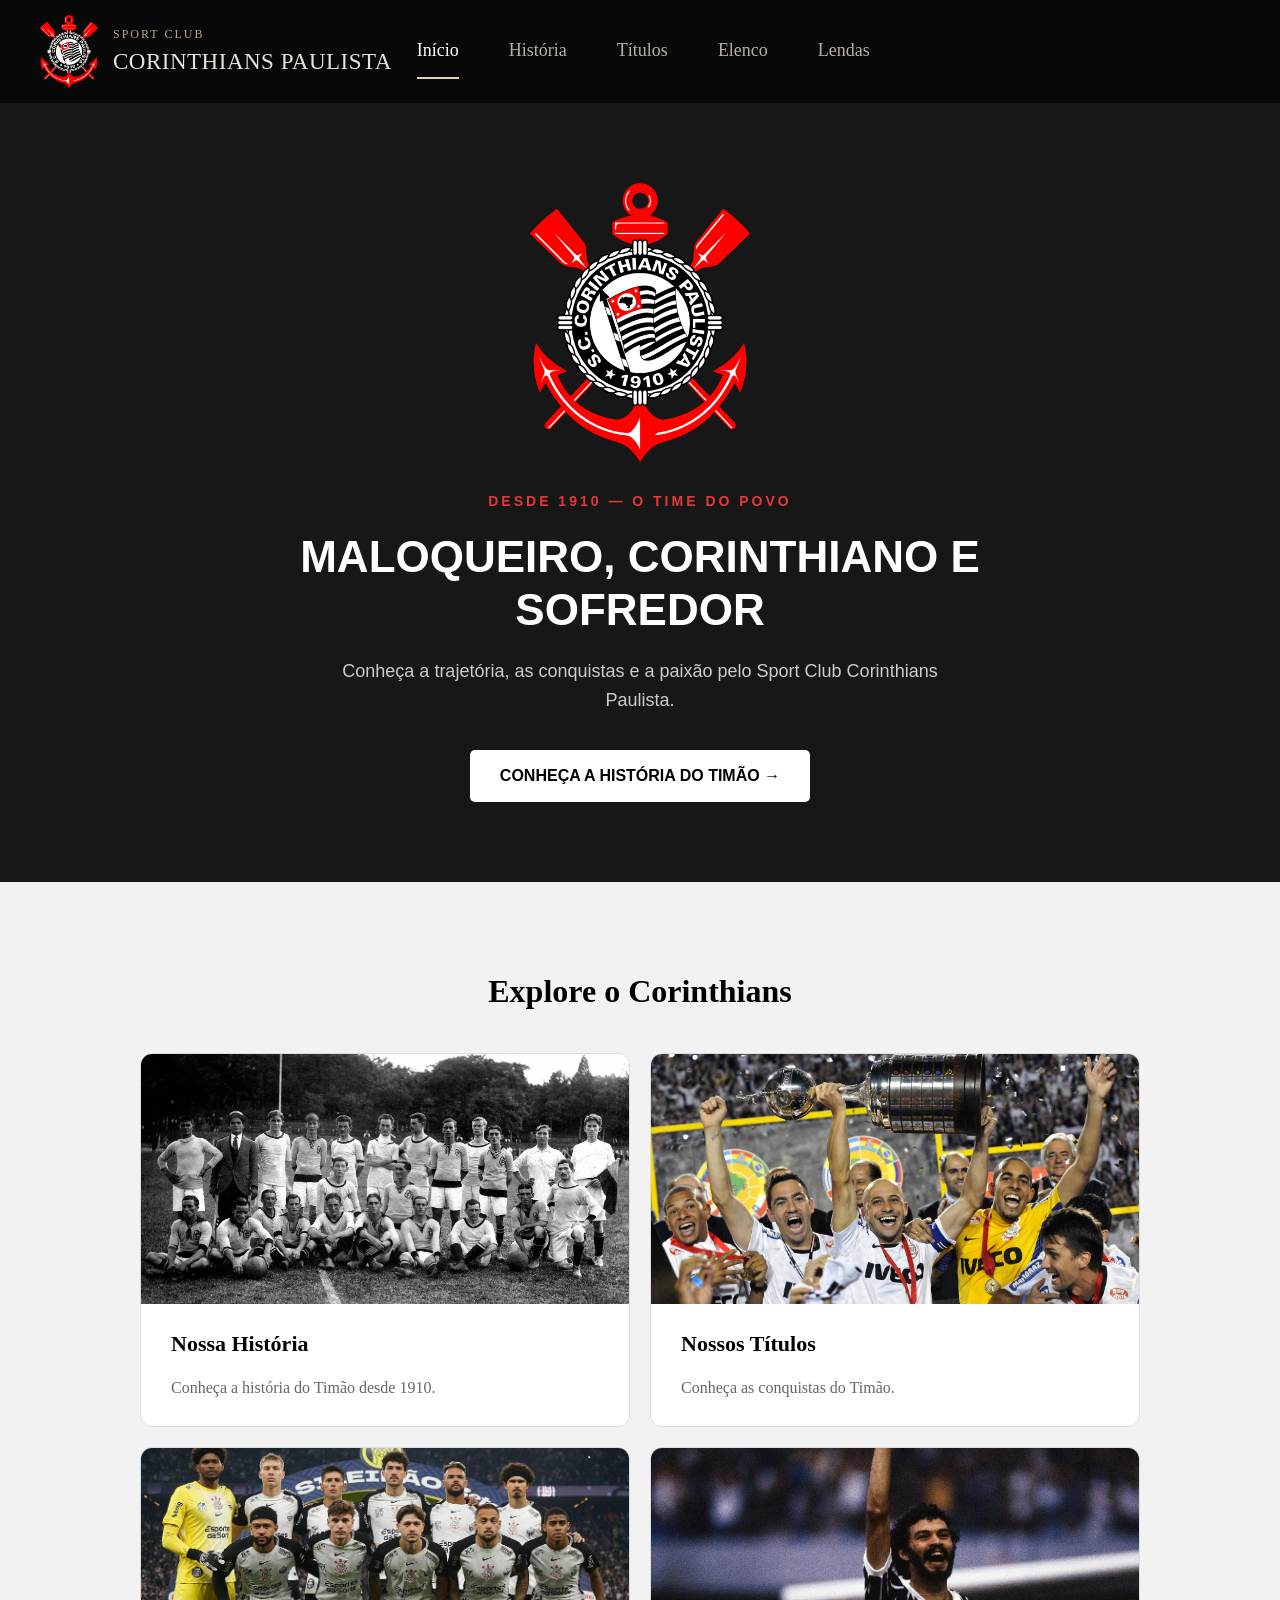
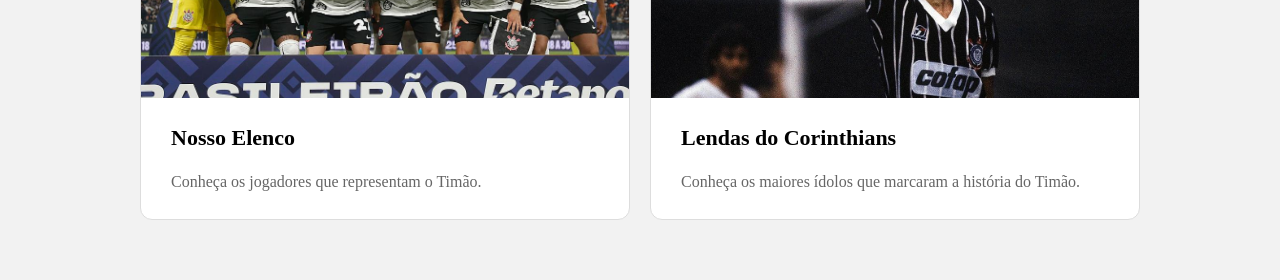
<file: index.html>
<!DOCTYPE html>
<html lang="pt-BR">
<head>
  <meta charset="UTF-8">
  <meta name="viewport" content="width=device-width, initial-scale=1.0">
  <title>Meu Corinthians</title>
  <link rel="stylesheet" href="css/style.css">
</head>

<body>

<nav class="menu-principal">

  <a href="index.html" class="menu-logo">
    <img src="img/corinthians.png"
         alt="Escudo do Corinthians">

    <span class="menu-nome">
            <small>SPORT CLUB</small>
            <span>CORINTHIANS PAULISTA</span>
        </span>
  </a>

  <div class="menu-links">
    <a href="index.html" class="ativo">Início</a>
    <a href="historia.html">História</a>
    <a href="titulos.html">Títulos</a>
    <a href="elenco.html">Elenco</a>
    <a href="lendas.html">Lendas</a>
  </div>
</nav>

<main>

  <section class="hero">

    <img src="img/corinthians.png"
         alt="Escudo do Corinthians"
         class="hero-logo">

    <p class="hero-subtitulo">
      DESDE 1910 — O TIME DO POVO
    </p>

    <h1>MALOQUEIRO, CORINTHIANO E SOFREDOR</h1>

    <p class="hero-descricao">
      Conheça a trajetória, as conquistas e
      a paixão pelo Sport Club Corinthians Paulista.
    </p>

    <a href="historia.html" class="hero-botao">
      CONHEÇA A HISTÓRIA DO TIMÃO →
    </a>

  </section>

  <section class="cards">

    <h2>Explore o Corinthians</h2>

    <div class="cards-grid">
    <a href="historia.html" class="card">

      <img src="img/historia.jpeg"
           alt="Fotografia histórica do Corinthians"
           class="card-imagem"
           loading="lazy">

      <div class="card-conteudo">
        <h3>Nossa História</h3>
        <p>Conheça a história do Timão desde 1910.</p>
      </div>
    </a>

    <a href="titulos.html" class="card">

      <img src="img/titulos.jpg"
           alt="Conquista do Corinthians"
           class="card-imagem"
           loading="lazy">

      <div class="card-conteudo">
        <h3>Nossos Títulos</h3>
        <p>Conheça as conquistas do Timão.</p>
      </div>
    </a>

    <a href="elenco.html" class="card">

      <img src="img/elenco.jpg"
           alt="Elenco 2026 do Corinthians"
           class="card-imagem"
           loading="lazy">

      <div class="card-conteudo">
        <h3>Nosso Elenco</h3>
        <p>Conheça os jogadores que representam o Timão.</p>
      </div>
    </a>

    <a href="lendas.html" class="card">

      <img src="img/lendas.jpg"
           alt="Socrátes lenda do Corinthians"
           class="card-imagem"
           loading="lazy">

      <div class="card-conteudo">
        <h3>Lendas do Corinthians</h3>
        <p>Conheça os maiores ídolos que marcaram a história do Timão.</p>
      </div>
    </a>

    </div>

  </section>
</main>
</file>
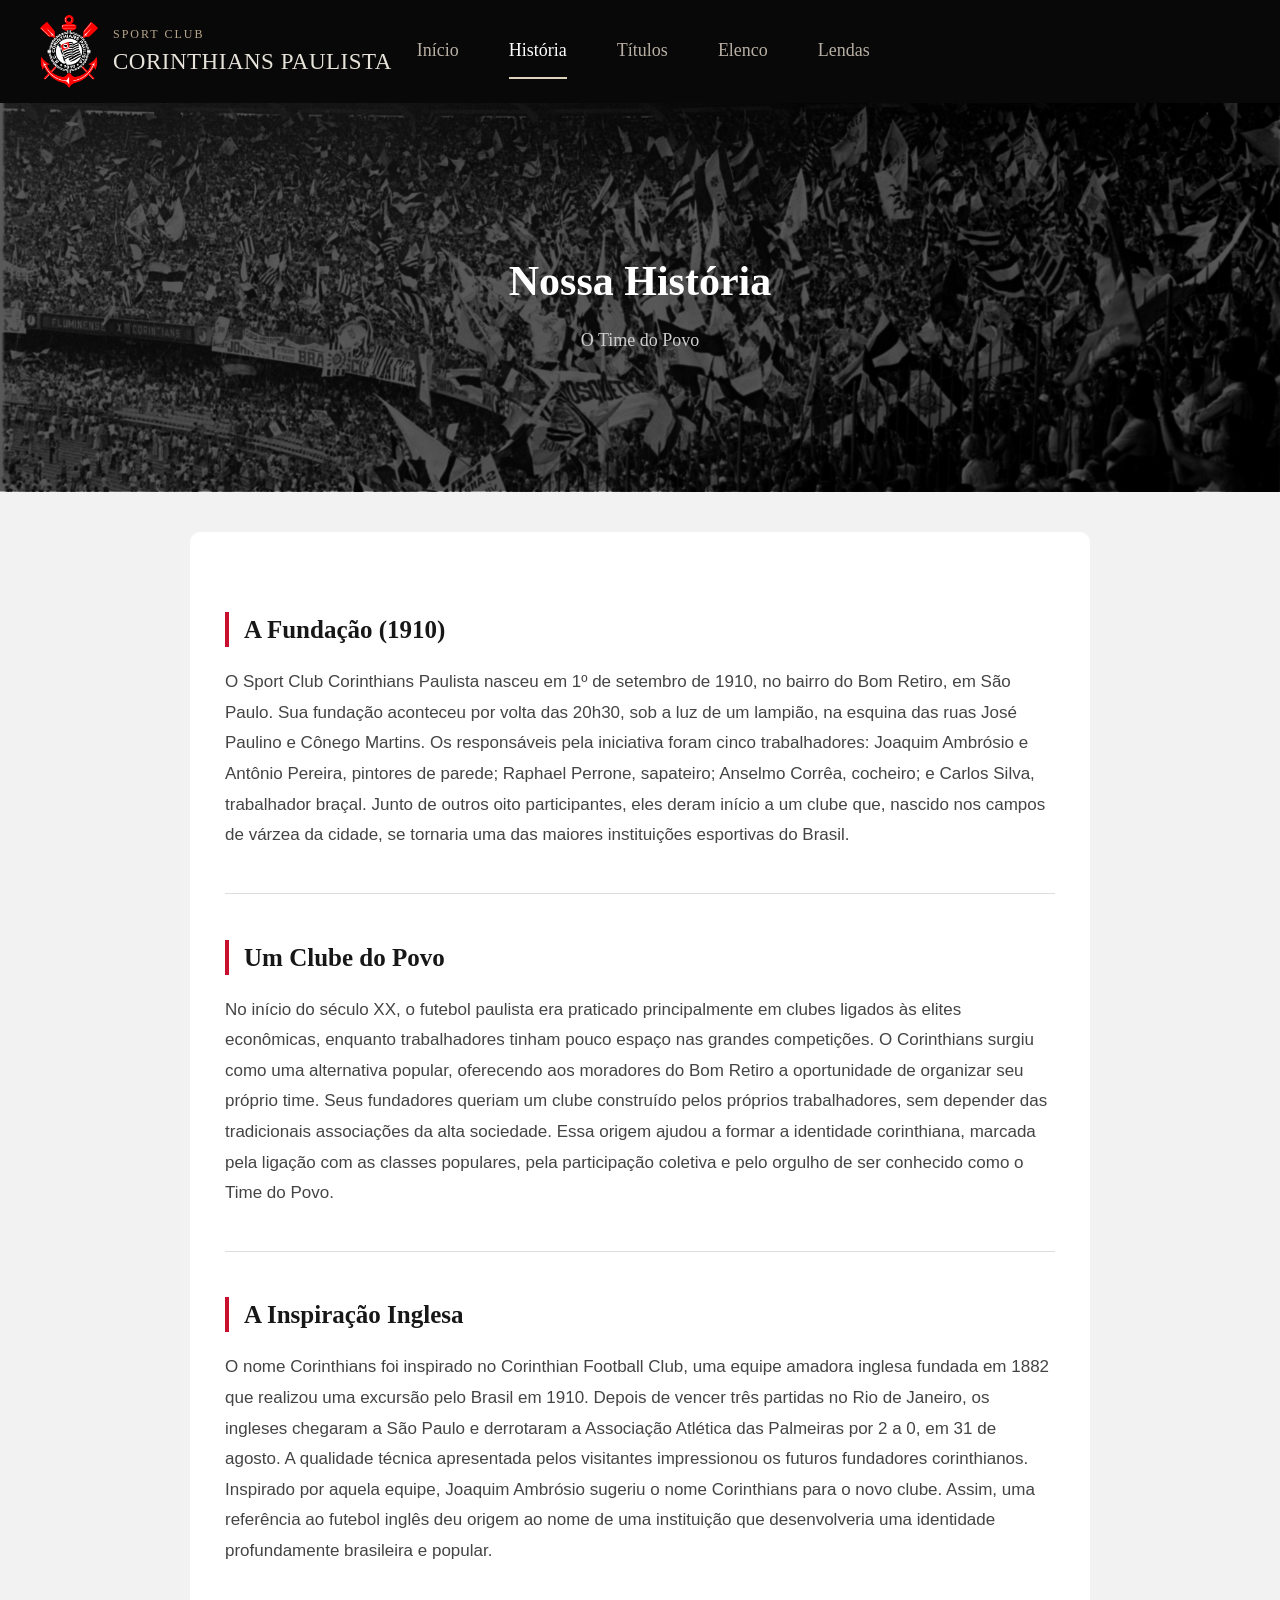
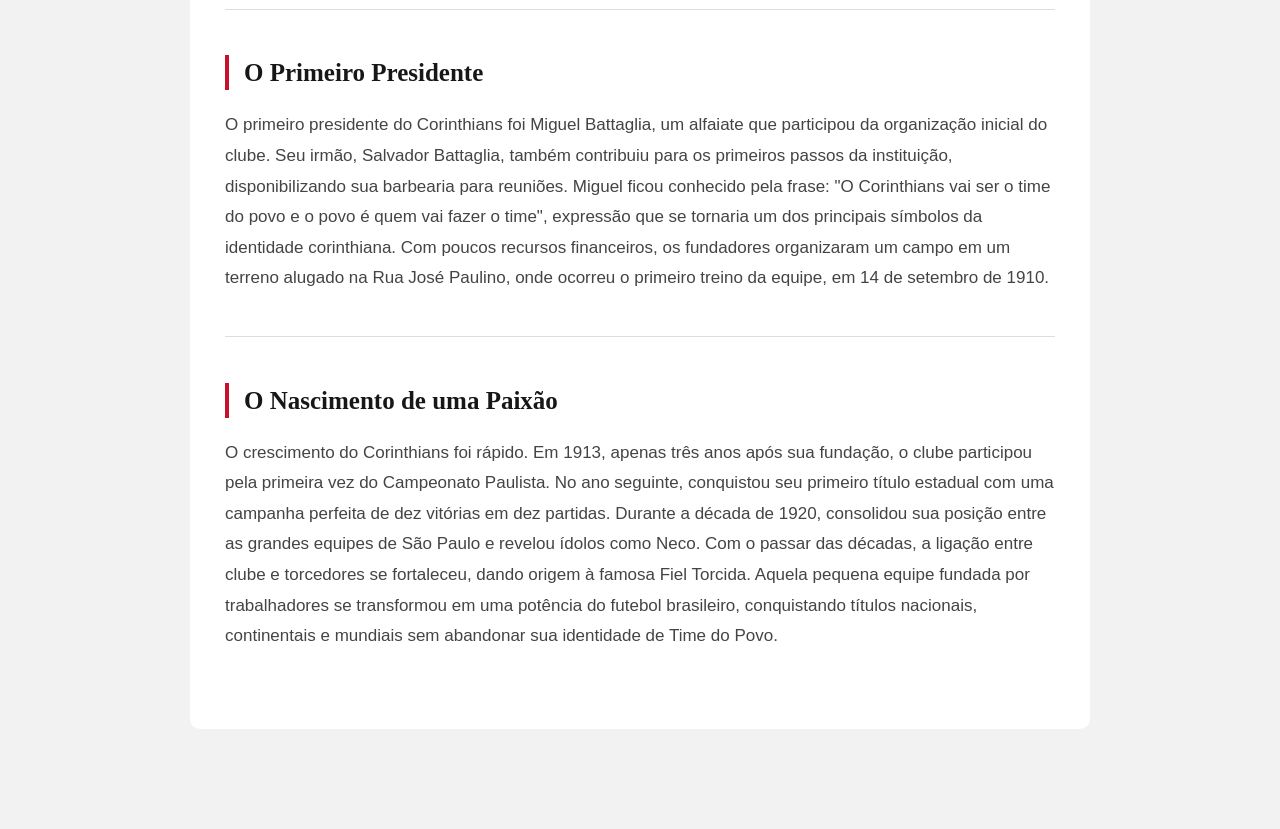
<file: historia.html>
<!DOCTYPE html>
<html lang="pt-BR">

<head>
  <meta charset="UTF-8">
  <meta name="viewport" content="width=device-width, initial-scale=1.0">
  <title>História | Corinthians</title>
  <link rel="stylesheet" href="css/style.css">
</head>

<body>

<!-- Menu de navegação -->
<nav class="menu-principal">

  <a href="index.html" class="menu-logo">
    <img src="img/corinthians.png"
         alt="Escudo do Corinthians">

    <span class="menu-nome">
            <small>SPORT CLUB</small>
            <span>CORINTHIANS PAULISTA</span>
        </span>
  </a>

  <div class="menu-links">
    <a href="index.html">Início</a>
    <a href="historia.html" class="ativo">História</a>
    <a href="titulos.html">Títulos</a>
    <a href="elenco.html">Elenco</a>
    <a href="lendas.html">Lendas</a>
  </div>
</nav>

<!-- Conteúdo principal -->
<main class="historia">

  <!-- Cabeçalho -->
  <header class="historia-header">
    <h1>Nossa História</h1>
    <p>O Time do Povo</p>
  </header>

  <!-- Seções históricas -->
  <div class="historia-conteudo">

    <section>
      <h2>A Fundação (1910)</h2>

      <p>O Sport Club Corinthians Paulista nasceu em 1º de setembro
        de 1910, no bairro do Bom Retiro, em São Paulo. Sua fundação
        aconteceu por volta das 20h30, sob a luz de um lampião,
        na esquina das ruas José Paulino e Cônego Martins.
        Os responsáveis pela iniciativa foram cinco trabalhadores:
        Joaquim Ambrósio e Antônio Pereira, pintores de parede;
        Raphael Perrone, sapateiro; Anselmo Corrêa, cocheiro;
        e Carlos Silva, trabalhador braçal. Junto de outros oito
        participantes, eles deram início a um clube que,
        nascido nos campos de várzea da cidade, se tornaria
        uma das maiores instituições esportivas do Brasil.</p>
    </section>

    <section>
      <h2>Um Clube do Povo</h2>

      <p>No início do século XX, o futebol paulista era praticado
        principalmente em clubes ligados às elites econômicas,
        enquanto trabalhadores tinham pouco espaço nas grandes
        competições. O Corinthians surgiu como uma alternativa
        popular, oferecendo aos moradores do Bom Retiro a
        oportunidade de organizar seu próprio time. Seus
        fundadores queriam um clube construído pelos próprios
        trabalhadores, sem depender das tradicionais associações
        da alta sociedade. Essa origem ajudou a formar a
        identidade corinthiana, marcada pela ligação com
        as classes populares, pela participação coletiva e
        pelo orgulho de ser conhecido como o Time do Povo.</p>
    </section>

    <section>
      <h2>A Inspiração Inglesa</h2>

      <p>O nome Corinthians foi inspirado no Corinthian Football
        Club, uma equipe amadora inglesa fundada em 1882 que
        realizou uma excursão pelo Brasil em 1910. Depois de
        vencer três partidas no Rio de Janeiro, os ingleses
        chegaram a São Paulo e derrotaram a Associação Atlética
        das Palmeiras por 2 a 0, em 31 de agosto. A qualidade
        técnica apresentada pelos visitantes impressionou os
        futuros fundadores corinthianos. Inspirado por aquela
        equipe, Joaquim Ambrósio sugeriu o nome Corinthians
        para o novo clube. Assim, uma referência ao futebol
        inglês deu origem ao nome de uma instituição que
        desenvolveria uma identidade profundamente brasileira
        e popular.</p>
    </section>

    <section>
      <h2>O Primeiro Presidente</h2>

      <p>O primeiro presidente do Corinthians foi Miguel Battaglia,
        um alfaiate que participou da organização inicial do
        clube. Seu irmão, Salvador Battaglia, também contribuiu
        para os primeiros passos da instituição, disponibilizando
        sua barbearia para reuniões. Miguel ficou conhecido
        pela frase: "O Corinthians vai ser o time do povo e o
        povo é quem vai fazer o time", expressão que se tornaria
        um dos principais símbolos da identidade corinthiana.
        Com poucos recursos financeiros, os fundadores
        organizaram um campo em um terreno alugado na Rua
        José Paulino, onde ocorreu o primeiro treino da equipe,
        em 14 de setembro de 1910.</p>
    </section>

    <section>
      <h2>O Nascimento de uma Paixão</h2>

      <p>O crescimento do Corinthians foi rápido. Em 1913, apenas
        três anos após sua fundação, o clube participou pela
        primeira vez do Campeonato Paulista. No ano seguinte,
        conquistou seu primeiro título estadual com uma
        campanha perfeita de dez vitórias em dez partidas.
        Durante a década de 1920, consolidou sua posição
        entre as grandes equipes de São Paulo e revelou
        ídolos como Neco. Com o passar das décadas, a
        ligação entre clube e torcedores se fortaleceu,
        dando origem à famosa Fiel Torcida. Aquela pequena
        equipe fundada por trabalhadores se transformou
        em uma potência do futebol brasileiro, conquistando
        títulos nacionais, continentais e mundiais sem
        abandonar sua identidade de Time do Povo.</p>
    </section>

  </div>

</main>

</body>
</html>
</file>
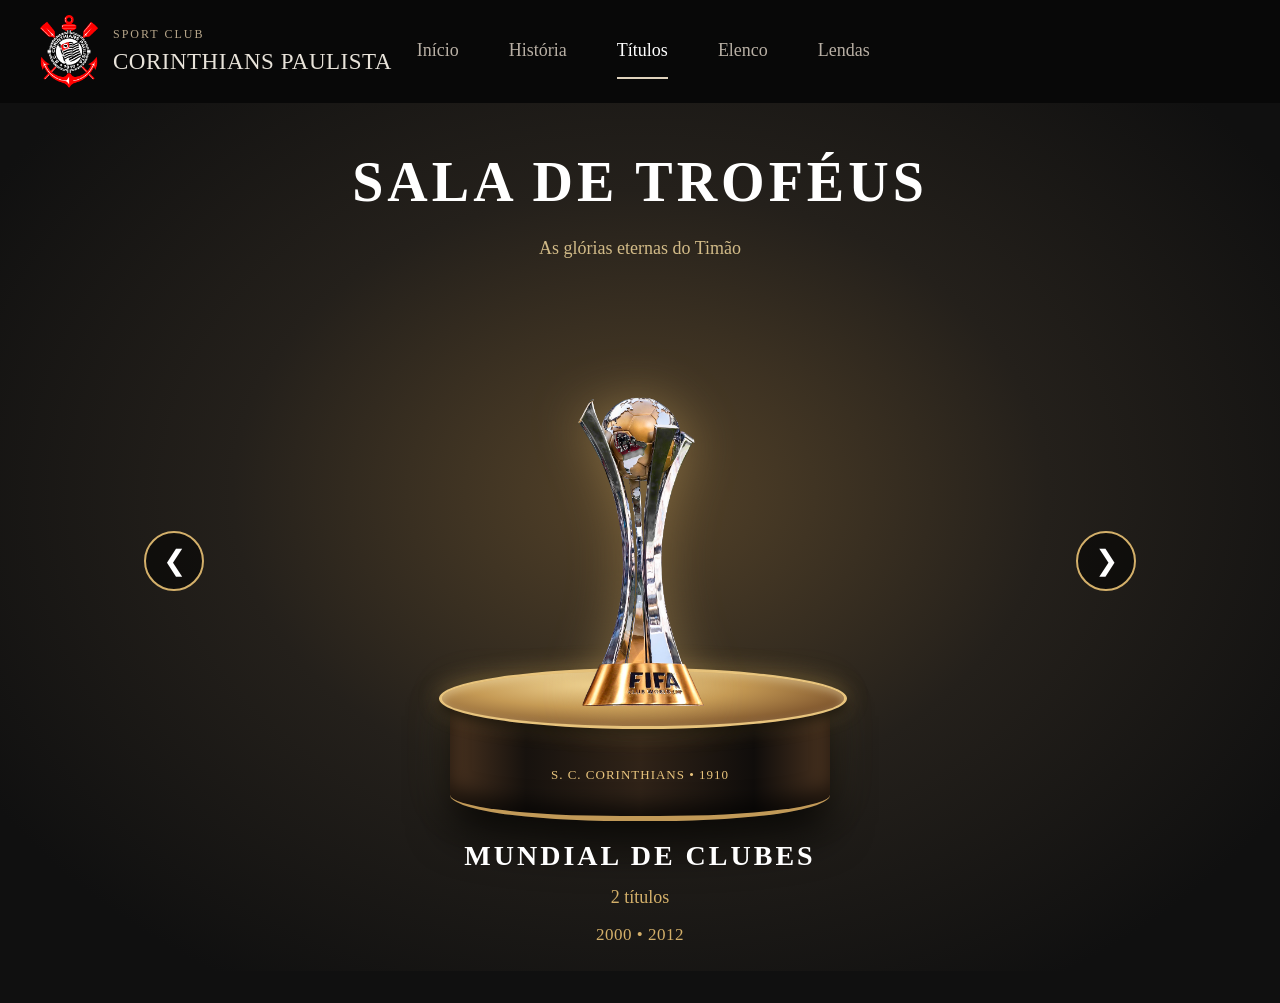
<file: titulos.html>
<!DOCTYPE html>
<html lang="pt-BR">

<head>
  <meta charset="UTF-8">
  <meta name="viewport"
        content="width=device-width, initial-scale=1.0">

  <title>Sala de Troféus | Corinthians</title>

  <link rel="stylesheet" href="css/style.css">
  <link rel="stylesheet" href="css/trofeus.css">
</head>

<body>

<!-- MENU DE NAVEGACAO -->

<nav class="menu-principal">

  <a href="index.html" class="menu-logo">
    <img src="img/corinthians.png"
         alt="Escudo do Corinthians">

    <span class="menu-nome">
                <small>SPORT CLUB</small>
                <span>CORINTHIANS PAULISTA</span>
            </span>
  </a>

  <div class="menu-links">
    <a href="index.html">Início</a>
    <a href="historia.html">História</a>
    <a href="titulos.html" class="ativo">Títulos</a>
    <a href="elenco.html">Elenco</a>
    <a href="lendas.html">Lendas</a>

  </div>

</nav>

<!-- SALA DE TROFEUS -->

<main class="sala-trofeus">

  <div class="sala-ambiente">

    <header class="sala-titulo">
      <h1>Sala de Troféus</h1>
      <p>As glórias eternas do Timão</p>
    </header>

    <div class="sala-palco">
      <button class="seta seta-esquerda" id="anterior"
              type="button" aria-label="Troféu anterior">
        &#10094;
      </button>

      <button class="seta seta-direita" id="proximo"
              type="button" aria-label="Próximo troféu">
        &#10095;
      </button>

      <div class="trofeu-vitrine">
        <img src="img/trofeus/mundial.png"
             alt="Troféu do Mundial de Clubes"
             class="trofeu-imagem"
             id="imagem-trofeu">
      </div>

      <div class="trofeu-pedestal"></div>
      <div class="trofeu-info">
        <h2 id="trofeu-nome">Mundial de Clubes</h2>
        <p id="trofeu-quantidade">2 títulos</p>
        <p id="trofeu-anos">2000 • 2012</p>
      </div>

    </div>

  </div>

</main>
<script src="js/trofeus.js"></script>
</body>
</html>
</file>
<file: css/style.css>
/*! HTML5 Boilerplate v9.0.1 | MIT License | https://html5boilerplate.com/ */

/* main.css 3.0.0 | MIT License | https://github.com/h5bp/main.css#readme */
/*
 * What follows is the result of much research on cross-browser styling.
 * Credit left inline and big thanks to Nicolas Gallagher, Jonathan Neal,
 * Kroc Camen, and the H5BP dev community and team.
 */

/* ==========================================================================
   Base styles: opinionated defaults
   ========================================================================== */

html {
  color: #222;
  font-size: 1em;
  line-height: 1.4;
}

/*
 * Remove text-shadow in selection highlight:
 * https://twitter.com/miketaylr/status/12228805301
 *
 * Customize the background color to match your design.
 */

::-moz-selection {
  background: #b3d4fc;
  text-shadow: none;
}

::selection {
  background: #b3d4fc;
  text-shadow: none;
}

/*
 * A better looking default horizontal rule
 */

hr {
  display: block;
  height: 1px;
  border: 0;
  border-top: 1px solid #ccc;
  margin: 1em 0;
  padding: 0;
}

/*
 * Remove the gap between audio, canvas, iframes,
 * images, videos and the bottom of their containers:
 * https://github.com/h5bp/html5-boilerplate/issues/440
 */

audio,
canvas,
iframe,
img,
svg,
video {
  vertical-align: middle;
}

/*
 * Remove default fieldset styles.
 */

fieldset {
  border: 0;
  margin: 0;
  padding: 0;
}

/*
 * Allow only vertical resizing of textareas.
 */

textarea {
  resize: vertical;
}

/* ==========================================================================
   Author's custom styles
   ========================================================================== */
body {
  margin: 0;
  font-family: Arial, sans-serif;
  background-color: white;
  color: black;
}

/* Barra de navegação */

.menu-principal {
  display: grid;
  grid-template-columns: 1fr auto 1fr;
  align-items: center;
  gap: 25px;

  background-color: #080808;
  padding: 15px 40px;
  min-height: 75px;
  box-sizing: border-box;
}

/* Escudo e nome do Corinthians */

.menu-logo {
  display: flex;
  align-items: center;
  gap: 15px;

  text-decoration: none;
  color: #e8e3da;
  white-space: nowrap;
}

.menu-logo img {
  width: 58px;
  height: auto;
}

.menu-nome {
  display: flex;
  flex-direction: column;

  font-family: Georgia, serif;
  font-size: 23px;
  letter-spacing: 0.5px;
}

.menu-nome small {
  color: #b7a68a;
  font-size: 12px;
  letter-spacing: 2px;
  margin-bottom: 3px;
}

/* Links de navegacao */

.menu-links {
  display: flex;
  align-items: center;
  justify-content: center;
  gap: 50px;
}

.menu-links a {
  color: #b8afa4;
  font-family: Georgia, serif;
  font-size: 18px;
  text-decoration: none;

  padding: 14px 0;
  border-bottom: 2px solid transparent;
  white-space: nowrap;
  transition: 0.3s;
}

/* Efeito ao passar o mouse */

.menu-links a:hover {
  color: white;
  border-bottom-color: #dfd2bd;
}

/* Pagina selecionada */

.menu-links a.ativo {
  color: white;
  border-bottom-color: #dfd2bd;
}

/* Tablets e telas menores */

@media (max-width: 1150px) {

  .menu-principal {
    grid-template-columns: 1fr;
    justify-items: center;
    padding: 20px;
  }

  .menu-links {
    flex-wrap: wrap;
    gap: 15px 30px;
  }
}

.titulo-principal {
  text-align: center;
  font-size: 36px;
  font-weight: bold;
  text-transform: uppercase;
  letter-spacing: 2px;
  margin-top: 40px;
}

/* ==========================================================================
   Helper classes
   ========================================================================== */

/*
 * Hide visually and from screen readers
 */

.hidden,
[hidden] {
  display: none !important;
}

/*
 * Hide only visually, but have it available for screen readers:
 * https://snook.ca/archives/html_and_css/hiding-content-for-accessibility
 *
 * 1. For long content, line feeds are not interpreted as spaces and small width
 *    causes content to wrap 1 word per line:
 *    https://medium.com/@jessebeach/beware-smushed-off-screen-accessible-text-5952a4c2cbfe
 */

.visually-hidden {
  border: 0;
  clip: rect(0, 0, 0, 0);
  height: 1px;
  margin: -1px;
  overflow: hidden;
  padding: 0;
  position: absolute;
  white-space: nowrap;
  width: 1px;
  /* 1 */
}

/*
 * Extends the .visually-hidden class to allow the element
 * to be focusable when navigated to via the keyboard:
 * https://www.drupal.org/node/897638
 */

.visually-hidden.focusable:active,
.visually-hidden.focusable:focus {
  clip: auto;
  height: auto;
  margin: 0;
  overflow: visible;
  position: static;
  white-space: inherit;
  width: auto;
}

/*
 * Hide visually and from screen readers, but maintain layout
 */

.invisible {
  visibility: hidden;
}

/*
 * Clearfix: contain floats
 *
 * The use of `table` rather than `block` is only necessary if using
 * `::before` to contain the top-margins of child elements.
 */

.clearfix::before,
.clearfix::after {
  content: "";
  display: table;
}

.clearfix::after {
  clear: both;
}

/* ==========================================================================
   EXAMPLE Media Queries for Responsive Design.
   These examples override the primary ('mobile first') styles.
   Modify as content requires.
   ========================================================================== */

@media only screen and (min-width: 35em) {
  /* Style adjustments for viewports that meet the condition */
}

@media print,
  (-webkit-min-device-pixel-ratio: 1.25),
  (min-resolution: 1.25dppx),
  (min-resolution: 120dpi) {
  /* Style adjustments for high resolution devices */
}

/* ==========================================================================
   Print styles.
   Inlined to avoid the additional HTTP request:
   https://www.phpied.com/delay-loading-your-print-css/
   ========================================================================== */

@media print {
  *,
  *::before,
  *::after {
    background: #fff !important;
    color: #000 !important;
    /* Black prints faster */
    box-shadow: none !important;
    text-shadow: none !important;
  }

  a,
  a:visited {
    text-decoration: underline;
  }

  a[href]::after {
    content: " (" attr(href) ")";
  }

  abbr[title]::after {
    content: " (" attr(title) ")";
  }

  /*
   * Don't show links that are fragment identifiers,
   * or use the `javascript:` pseudo protocol
   */
  a[href^="#"]::after,
  a[href^="javascript:"]::after {
    content: "";
  }

  pre {
    white-space: pre-wrap !important;
  }

  pre,
  blockquote {
    border: 1px solid #999;
    page-break-inside: avoid;
  }

  tr,
  img {
    page-break-inside: avoid;
  }

  p,
  h2,
  h3 {
    orphans: 3;
    widows: 3;
  }

  h2,
  h3 {
    page-break-after: avoid;
  }
}


/* ==================================
   PAGINA DE HISTORIA DO CORINTHIANS
   ================================== */

/* Fundo geral da pagina */

.historia {
  background-color: #f2f2f2;
  min-height: 100vh;
  padding-bottom: 60px;
}

/* Cabecalho da historia */

.historia-header {
  background-image: linear-gradient(rgba(0, 0, 0, 0.65), rgba(0, 0, 0, 0.65)),
  url("../img/torcida.jpg");
  background-size: cover;
  background-position: center;
  background-repeat: no-repeat;
  color: white;
  text-align: center;
  padding: 120px 20px;
  font-family: Georgia, serif;
}

.historia-header h1 {
  font-size: 42px;
  margin-bottom: 15px;
}

.historia-header p {
  color: #cccccc;
  font-size: 18px;
}

/* Caixa branca que contem os textos */

.historia-conteudo {
  max-width: 900px;
  margin: 40px auto;
  padding: 35px;
  background-color: white;
  border-radius: 10px;
  box-sizing: border-box;
}

/* Cada secao da historia */

.historia-conteudo section {
  padding: 25px 0;
  border-bottom: 1px solid #dddddd;
}

/* Remove a linha da ultima secao */

.historia-conteudo section:last-child {
  border-bottom: none;
}

/* Titulos dos subtopicos */

.historia-conteudo h2 {
  font-size: 25px;
  color: #171717;
  border-left: 4px solid #c8102e;
  padding-left: 15px;
  margin-bottom: 20px;
  font-family: Georgia, serif;
}

/* Paragrafos da historia */

.historia-conteudo p {
  font-size: 17px;
  line-height: 1.8;
  color: #444444;
  text-align: left;
}

/* Adaptacao para celulares */

@media (max-width: 600px) {

  .historia-header {
    padding: 40px 15px;
  }

  .historia-header h1 {
    font-size: 30px;
  }

  .historia-conteudo {
    margin: 20px 12px;
    padding: 20px;
  }

  .historia-conteudo h2 {
    font-size: 21px;
  }

  .historia-conteudo p {
    font-size: 16px;
  }
}

/* ===========================
   HOME - HERO SECTION
   =========================== */

.hero {
  background-color: #171717;
  color: white;
  text-align: center;
  padding: 80px 20px;
  min-height: 500px;
}

/* Escudo */

.hero-logo {
  width: 220px;
  height: auto;
  display: block;
  margin: 0 auto 30px;
}

/* Texto pequeno acima do titulo */

.hero-subtitulo {
  color: #e53935;
  font-size: 14px;
  font-weight: bold;
  letter-spacing: 3px;
}

/* Titulo principal */

.hero h1 {
  font-size: 44px;
  max-width: 750px;
  margin: 20px auto;
  line-height: 1.2;
}

/* Descricao */

.hero-descricao {
  color: #cccccc;
  font-size: 18px;
  max-width: 600px;
  margin: 20px auto 35px;
  line-height: 1.6;
}

/* Botao */

.hero-botao {
  display: inline-block;
  background-color: white;
  color: black;
  padding: 15px 30px;
  text-decoration: none;
  font-weight: bold;
  border-radius: 5px;
  transition: 0.3s;
}

/* Efeito quando o mouse passa */

.hero-botao:hover {
  background-color: #c8102e;
  color: white;
}


/* =========================
   CARDS DO CORINTHIANS
   ========================= */

.cards {
  background-color: #f2f2f2;
  padding: 60px 20px;
}

.cards h2 {
  text-align: center;
  font-size: 32px;
  margin-bottom: 40px;
  font-family: Georgia, serif;
}

.cards-grid {
  display: grid;
  grid-template-columns: repeat(2, 1fr);
  gap: 20px;
  max-width: 1000px;
  margin: 0 auto;
}


/* ==========================
   CARDS DO CORINTHIANS
   ========================== */

.card {
  display: block;
  background-color: white;
  padding: 0;
  border-radius: 12px;
  text-decoration: none;
  color: black;
  border: 1px solid #dddddd;
  overflow: hidden;
  transition: 0.3s;
  font-family: Georgia, serif;
}

/* Imagem na parte superior */

.card-imagem {
  display: block;
  width: 100%;
  height: 250px;
  object-fit: cover;
  object-position: center;
}

/* Conteúdo abaixo da imagem */

.card-conteudo {
  padding: 25px 30px;
}

/* Título dos cartões */

.card h3 {
  font-size: 22px;
  margin-top: 0;
  margin-bottom: 15px;
}

/* Descrição dos cartões */

.card p {
  color: #666666;
  font-size: 16px;
  line-height: 1.6;
  margin: 0;
}

/* Efeito ao passar o mouse */

.card:hover {
  transform: translateY(-5px);
  box-shadow: 0 8px 20px rgba(0, 0, 0, 0.15);
  border-color: #c8102e;
}

/* Responsividade para celulares */

@media (max-width: 600px) {
  .cards-grid {
    grid-template-columns: 1fr;
  }

  .card-imagem {
    height: 200px;
  }

  .card-conteudo {
    padding: 20px;
  }
}
</file>
<file: css/trofeus.css>
/* ==================================
   SALA DE TROFEUS DO CORINTHIANS
   ================================== */

/* Area principal da pagina */

.sala-trofeus {
  min-height: 100vh;
  background-color: #101010;
  color: white;
}

/* Ambiente geral da sala */

.sala-ambiente {
  min-height: calc(100vh - 120px);
  box-sizing: border-box;
  position: relative;
  overflow: visible;
  padding: 40px 20px 80px;

  background: radial-gradient(
    ellipse at 50% 45%,
    #554329 0%,
    #24201b 45%,
    #101010 85%
  );
}

/* Titulo da sala */

.sala-titulo {
  text-align: center;
  margin-bottom: 30px;
  font-family: Georgia, serif;
}

.sala-titulo h1 {
  font-size: 56px;
  letter-spacing: 4px;
  text-transform: uppercase;
  margin: 0;
}

.sala-titulo p {
  color: #d2bb88;
  font-size: 18px;
  margin-top: 14px;
}

/* Area central dos trofeus */

.sala-palco {
  position: relative;
  width: 100%;
  height: 600px;
}

/* Vitrine do trofeu */

.trofeu-vitrine {
  position: absolute;
  left: 50%;
  top: 43%;
  transform: translate(-50%, -50%);

  width: 320px;
  height: 320px;

  display: flex;
  align-items: center;
  justify-content: center;

  z-index: 2;
}

/* Pedestal central */


/* PEDESTAL PREMIUM */

.trofeu-pedestal {
  position: absolute;
  left: 50%;
  bottom: 70px;
  transform: translateX(-50%);

  width: 380px;
  max-width: 85%;
  height: 125px;
  z-index: 1;

  /* Corpo do pedestal */
  background: linear-gradient(
    90deg,
    #4a3320 0%,
    #17120e 20%,
    #302318 50%,
    #100d0b 80%,
    #4a3320 100%
  );

  border-radius: 0 0 45% 45% / 0 0 20% 20%;

  border-bottom: 5px solid #c29a58;

  box-shadow:
    0 25px 40px rgba(0, 0, 0, 0.8),
    0 0 45px rgba(212, 176, 106, 0.18),
    inset 0 -12px 18px rgba(0, 0, 0, 0.6);
}

/* TOPO OVAL DOURADO */

.trofeu-pedestal::before {
  content: "";
  position: absolute;
  top: -23px;
  left: -3%;

  width: 106%;
  height: 55px;

  border-radius: 50%;

  background: radial-gradient(
    ellipse at 40% 25%,
    #f3d898 0%,
    #c59a55 40%,
    #79502a 80%,
    #382417 100%
  );

  border: 3px solid #e8c47d;

  box-shadow:
    0 6px 12px rgba(0, 0, 0, 0.6),
    0 0 22px rgba(231, 185, 94, 0.35),
    inset 0 3px 8px rgba(255, 242, 198, 0.4);
}

/* PLACA METALICA NA FRENTE */

.trofeu-pedestal::after {
  content: "S. C. CORINTHIANS  •  1910";

  position: absolute;
  left: 50%;
  top: 65px;
  transform: translateX(-50%);

  width: 230px;
  max-width: 80%;
  padding: 10px 5px;

  text-align: center;
  white-space: nowrap;
  font-family: Georgia, serif;
  font-size: 13px;
  letter-spacing: 1px;
  color: #e8c47d;
}

.trofeu-imagem {
  max-width: 100%;
  max-height: 100%;
  width: auto;
  height: auto;
  object-fit: contain;
  filter: drop-shadow(0 0 25px rgba(212, 176, 106, 0.4));
}
/* Adaptacao para celulares */

@media (max-width: 600px) {

  .sala-ambiente {
    padding: 30px 15px 50px;
  }

  .sala-titulo h1 {
    font-size: 30px;
    letter-spacing: 2px;
  }

  .sala-titulo p {
    font-size: 15px;
  }

  .sala-palco {
    height: 450px;
  }

  .trofeu-vitrine {
    width: 240px;
    height: 260px;
  }

  .trofeu-pedestal {
    width: 280px;
    height: 65px;
    bottom: 40px;
  }
}


/* SETAS DA SALA DE TROFEUS */
.seta {
  position: absolute;
  top: 45%;
  transform: translateY(-50%);

  width: 60px;
  height: 60px;

  background-color: rgba(0, 0, 0, 0.5);
  border: 2px solid #d4b06a;
  border-radius: 50%;

  color: white;
  font-size: 28px;
  cursor: pointer;

  z-index: 5;
  transition: 0.3s;
}

.seta-esquerda {
  left: 10%;
}

.seta-direita {
  right: 10%;
}

.seta:hover {
  background-color: #d4b06a;
  color: black;
}

/* Tamanho especial da Libertadores */

.trofeu-imagem.libertadores {
  transform: translateY(-35px) scale(1.25);
  position: absolute;
}
/* Tamanho especial da CDB */
.trofeu-imagem.cdb {
  transform: translateY(40px) scale(1.35);
}

/* INFORMACOES DOS TROFEUS */

.trofeu-info {
  position: absolute;
  left: 50%;
  bottom: -70px;
  transform: translateX(-50%);
  font-family: Georgia, serif;

  width: 90%;
  text-align: center;
  z-index: 3;
}

.trofeu-info h2 {
  color: white;
  font-size: 28px;
  text-transform: uppercase;
  letter-spacing: 3px;
  margin-bottom: 10px;
}

.trofeu-info p {
  color: #d4b06a;
  font-size: 18px;
  margin: 6px 0;
}

#trofeu-anos {
  font-family: 'Times New Roman', serif;
  font-size: 17px;
  line-height: 1.8;
  letter-spacing: 0.5px;

  max-width: 650px;
  margin: 10px auto;

  text-align: center;
  text-wrap: balance;
}

#trofeu-quantidade {
  font-family: 'Times New Roman', serif;
}

/* Ajuste exclusivo do Campeonato Paulista */

.palco-paulista {
  height: 600px;
  margin-bottom: 100px;
}

.palco-paulista .trofeu-info {
  top: 530px;
  bottom: auto;
}
.trofeu-imagem.paulista {
  transform: translateY(20px) scale(1);
}
</file>
